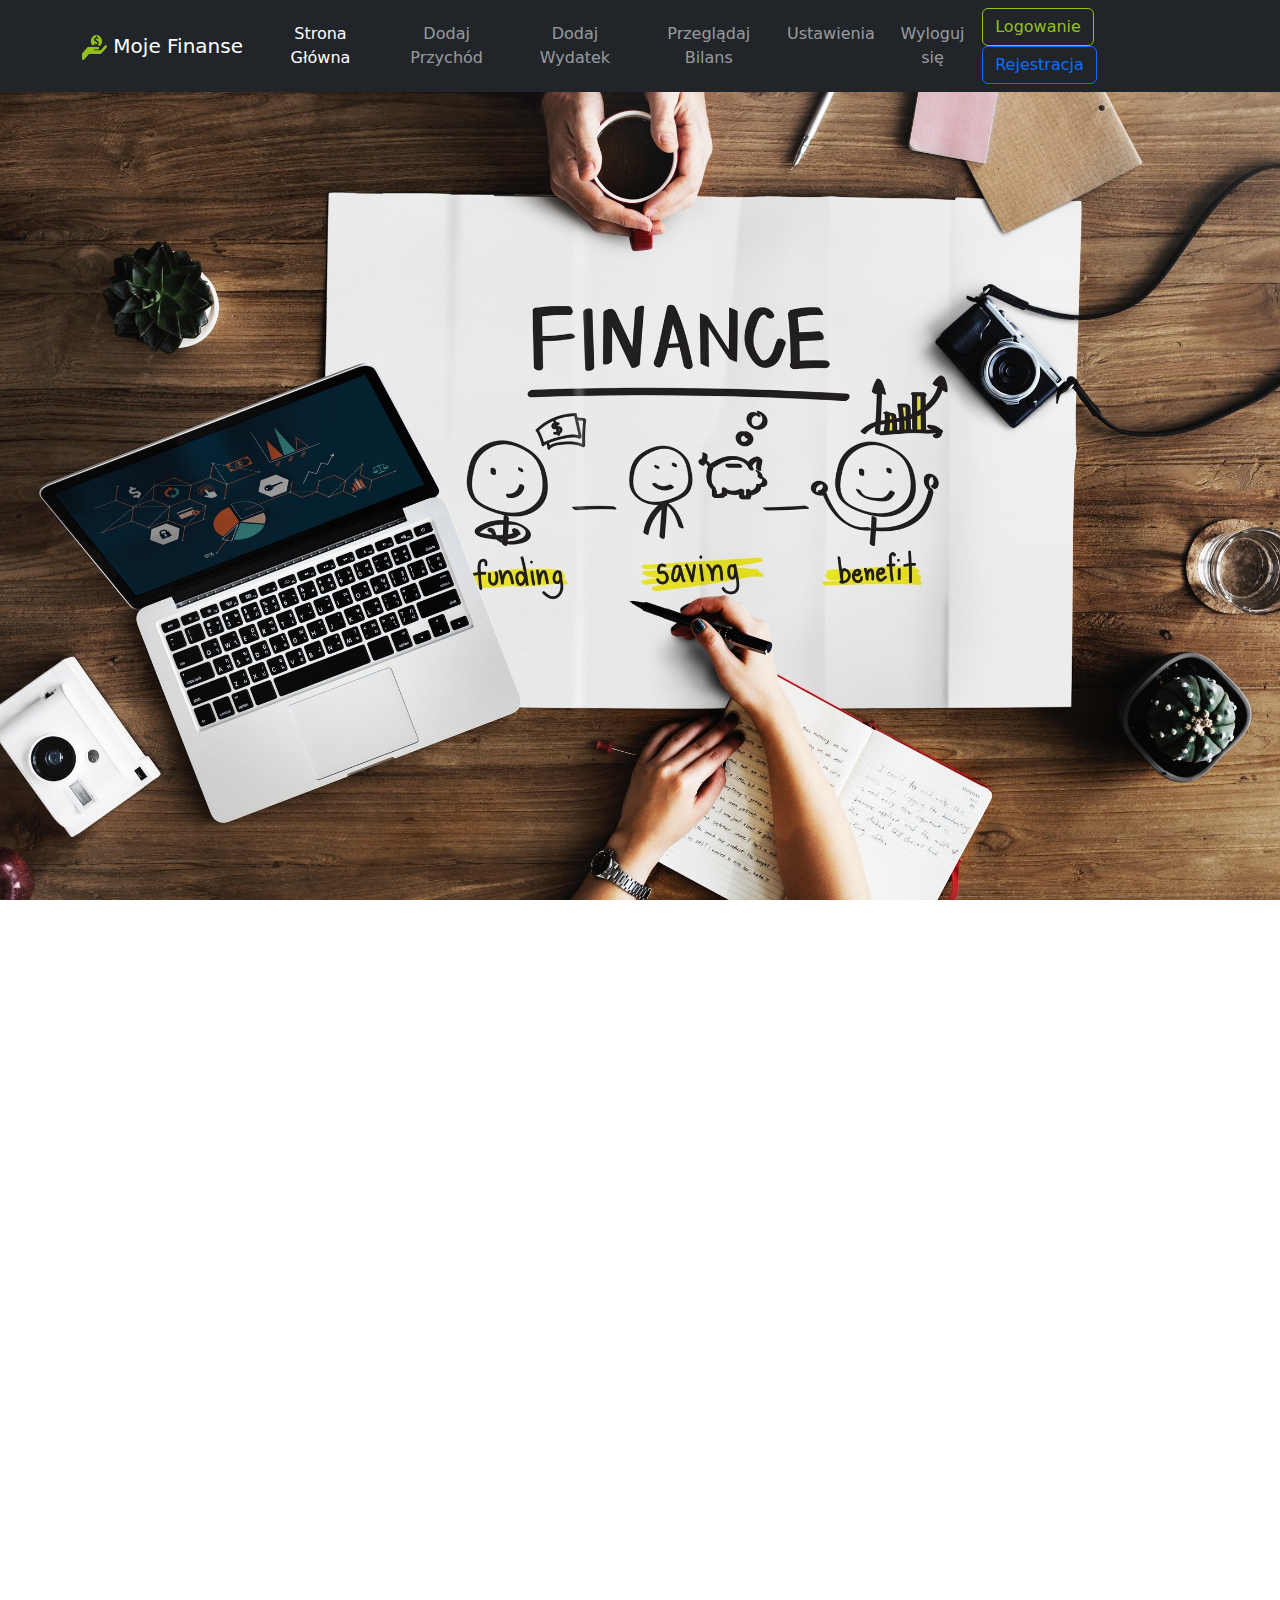
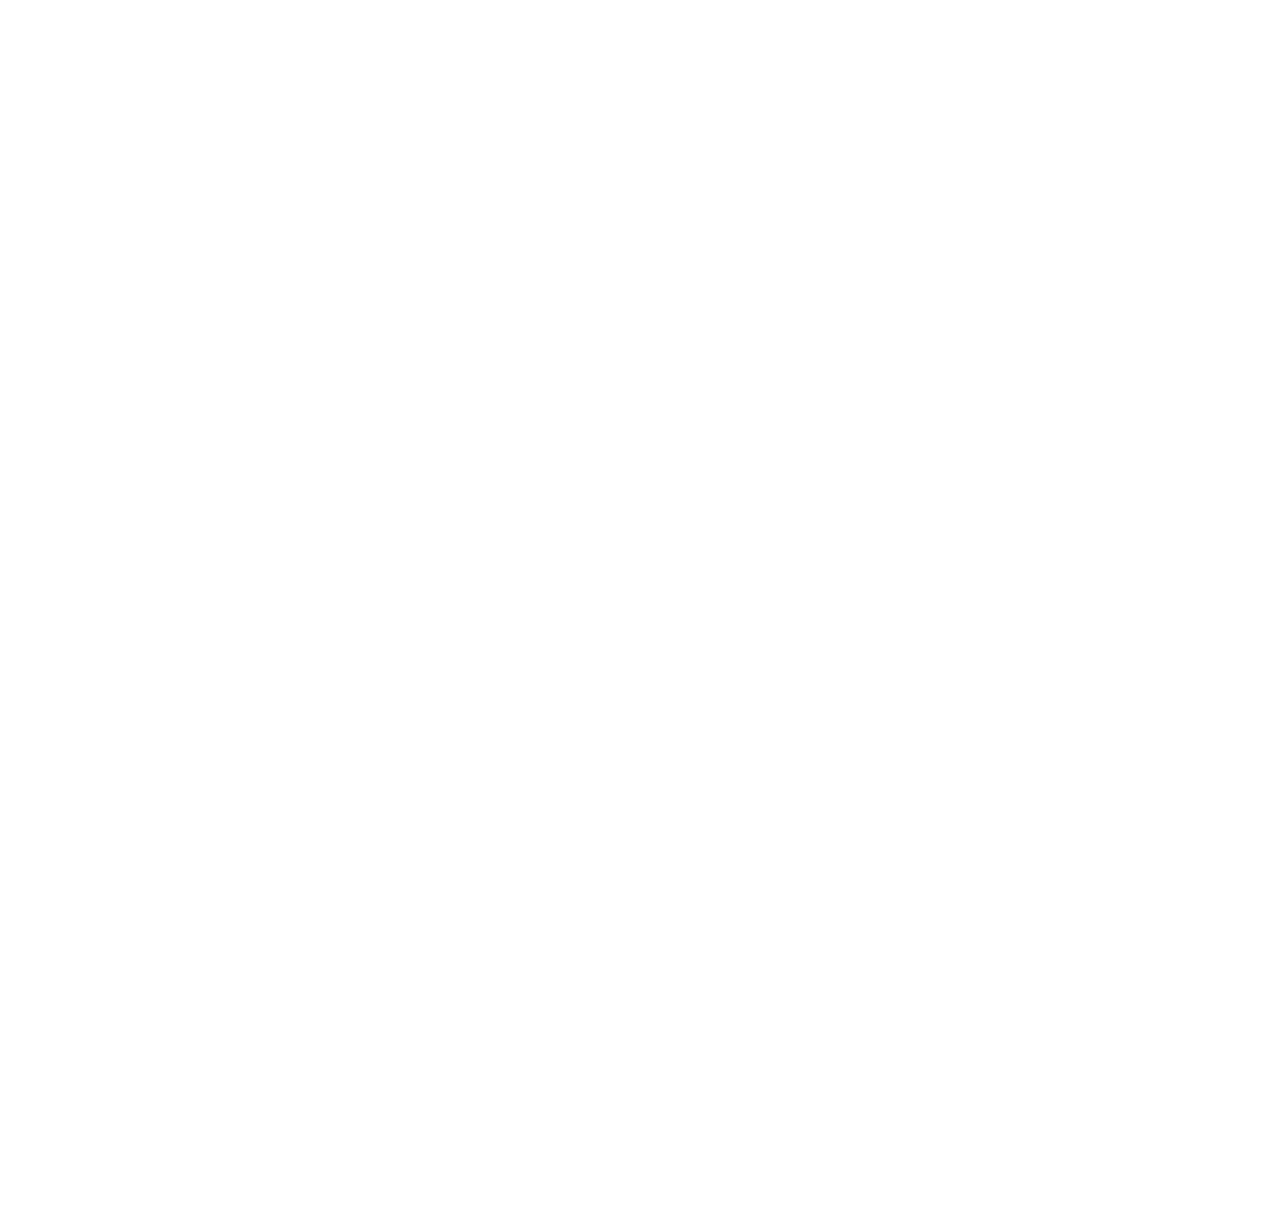
<file: index.html>
<!DOCTYPE html>
<html lang="en">
  <head>
    <meta charset="UTF-8" />
    <meta http-equiv="X-UA-Compatible" content="IE=edge" />
    <meta name="viewport" content="width=device-width, initial-scale=1.0" />
    <title>Moje Finanse</title>

    <link href="./assets/dist/css/bootstrap.min.css" rel="stylesheet" />
    <link href="style.css" rel="stylesheet" />
  </head>
  <body>
    <nav class="navbar navbar-expand-xl navbar-dark fixed-top bg-dark">
      <div class="container-xl">
        <a class="navbar-brand" href="index.html">
          <img src="img/logo.png" />
          Moje Finanse
        </a>
        <button
          class="navbar-toggler"
          type="button"
          data-bs-toggle="collapse"
          data-bs-target="#navbarCollapse"
        >
          <span class="navbar-toggler-icon"></span>
        </button>
        <div class="collapse navbar-collapse" id="navbarCollapse">
          <div class="flex-grow-1"></div>
          <!-- JS links disabled will be changed depends on login user state -->
          <ul class="navbar-nav flex-grow-1 mt-xl-0 mt-1">
            <li class="nav-item m-1 m-xl-0">
              <a class="nav-link active border rounded" href="index.html"
                >Strona Główna</a
              >
            </li>
            <li class="nav-item m-1 m-xl-0">
              <a class="nav-link border rounded" href="add_income.html">Dodaj Przychód</a>
            </li>
            <li class="nav-item m-1 m-xl-0">
              <a class="nav-link border rounded" href="add_outcome.html">Dodaj Wydatek</a>
            </li>
            <li class="nav-item m-1 m-xl-0">
              <a class="nav-link border rounded" href="balance.html">Przeglądaj Bilans</a>
            </li>
            <li class="nav-item m-1 m-xl-0">
              <a class="nav-link border rounded" href="settings.html">Ustawienia</a>
            </li>
            <li class="nav-item m-1 m-xl-0">
              <a class="nav-link border rounded" href="#">Wyloguj się</a>
            </li>
          </ul>
          <!-- JS Buttons in this div will be changed depends on login user state -->
          <div class="flex-grow-2">
            <span class="d-none logged-in-as m-1 m-xl-0">
              Zalogowany jako: Xyzxyzxyzxyz
            </span>
            <a
              class="btn btn-outline-success m-1 m-xl-0 d-block d-xl-inline-block mb-2"
              data-bs-toggle="modal"
              href="#exampleModalToggle"
              role="button"
              >Logowanie</a
            >
            <a
              class="btn btn-outline-primary m-1 m-xl-0 d-block d-xl-inline-block"
              data-bs-toggle="modal"
              href="#exampleModalToggle2"
              role="button"
              >Rejestracja</a
            >
          </div>
        </div>
      </div>
    </nav>

    <main class="container">
      <div class="bg-light px-5 pb-5 pt-4 rounded appear">
        <h1 class="pb-2">Jak mądrze zaplanować wydatki?</h1>
        <p class="lead">
          Niezależnie od tego, jak dużo miesięcznie zarabiasz, jeśli wydajesz
          więcej, to dalej nie masz oszczędności. Dlatego kontrola wydatków jest
          jednym z najważniejszych elementów dobrze zarządzanego budżetu
          domowego. Sprawdź, jak możesz mądrze zaplanować swoje wydatki.
          Stosując się do tych kilku porad, zaoszczędzisz sporo pieniędzy na
          inwestycje.
        </p>
        <p>
          Źle zaplanowany budżet domowy jest jak dziurawy worek piasku. Nie ma
          znaczenia, ile wsypiesz do środka, prędzej, czy później i tak wszystko
          z niego ucieknie. Podobnie jest z Twoimi finansami. Zbyt duża liczba
          wydatków (dziur) spowoduje, że zgromadzone pieniądze znikną. W
          skrajnych przypadkach nie tylko zostaniesz bez środków do życia, ale
          nawet zaczną Ci się gromadzić długi i niespłacone rachunki.
        </p>
        <h2 class="py-2">Dlaczego planowanie wydatków jest tak ważne?</h2>
        <p>
          Wyzwaniem, które stoi przed każdym, kto chce świadomie zarządzać
          wydatkami, jest zalepienie tych dziur.
          <b
            >Czasami oszczędzenie 500 zł miesięcznie przez racjonalne wydawanie
            może być łatwiejsze niż taką samą kwotę zarobić</b
          >. W takim przypadku oszczędzasz nie tylko pieniądze, ale również
          czas, który musiałbyś poświęcić na dodatkowe godziny pracy. Oczywiście
          nic nie stoi na przeszkodzie aby jednocześnie prosić o podwyżkę,
          szukać lepiej płatnej pracy czy nowych klientów w naszym biznesie.
        </p>
        <p>
          To właśnie dlatego, wydatki (a w zasadzie kontrola nad nimi) powinny
          stanowić najważniejszy element budżetu domowego. To od nich należy
          rozpocząć planowanie budżetu.
        </p>
        <h2 class="h5">
          Oto 5 kroków do osiągnięcia sukcesu w planowaniu wydatków:
        </h2>
        <ol>
          <li><a href="#liPos1">Spisz wydatki</a></li>
          <li><a href="#liPos2">Uporządkuj je</a></li>
          <li><a href="#liPos3">Porównaj wydatki z wpływami</a></li>
          <li><a href="#liPos4">Pozbądź się zbędnych kosztów</a></li>
          <li><a href="#liPos5">Zautomatyzuj wydatki</a></li>
        </ol>
        <h2 class="h5">W tym wszystkim pomoże Ci nasza aplikacja!</h2>
      </div>

      <div class="bg-light my-5 p-5 rounded appear">
        <h3 class="py-2" id="liPos1">1. Spisz wydatki</h3>
        <p>
          Aby móc kontrolować wydatki, najpierw trzeba wiedzieć, na co wydajemy
          zarobione pieniądze. Zrób więc listę wydatków, które regularnie
          ponosisz. Najszybciej zrobisz to z pomocą wyciągu z konta bankowego.
          Pamiętaj również, żeby każdemu wydatkowi przypisać odpowiednią
          kategorię. Na przykład wydatki związane z zakupem mleka, pieluch i
          ubranek dla dziecka oznacz po prostu jako wydatki na dziecko.
        </p>
        <p>
          Taką listę planowanych wydatków możesz przygotować na kartce papieru
          lub w arkuszu kalkulacyjnym. Im prościej tym lepiej, więc na początek
          nie będą ci potrzebne zaawansowane aplikacje lub programy komputerowe.
        </p>

        <h3 class="py-2" id="liPos2">2. Uporządkuj je</h3>
        <p>
          Samo podzielenie wydatków na kategorie to za mało. W kolejnym kroku
          musisz je uporządkować.
        </p>
        <p>
          Najważniejszy podział dotyczy tego, które wydatki są stałe, a które
          pojawiają się nieregularnie. Przykładowo czynsz za mieszkanie jest
          wydatkiem stałym, który ponosisz co miesiąc. Z drugiej strony
          ubezpieczenie OC samochodu płaci się tylko raz w roku. Rozbij więc
          wszystkie koszty na dwie kategorie – ponoszone co miesiąc i
          cyklicznie.
        </p>
        <p>
          Następnie prześwietl wydatki pod kątem ich obowiązkowości.
          <b
            >Podziel je na te, które musisz zapłacić (jak czynsz, rata kredytu
            lub opłata za żłobek) oraz te mniej lub nieobowiązkowe</b
          >. W tej drugiej kategorii umieść wydatki związane z opłatami za
          subskrypcje aplikacji, wydatkami na ubrania, czy na przykład rozrywkę.
        </p>

        <h3 class="py-2" id="liPos3">3. Porównaj wydatki z wpływami</h3>
        <p>
          Czy wydatki na poziomie 3 000 złotych miesięcznie to dużo, czy mało?
          Wszystko zależy od tego, jak kształtuje się poziom przychodów.
          <b
            >Dla osoby zarabiającej ponad 10 000 złotych na miesiąc będzie to
            zapewne niewiele, jednak dla osoby pracującej za niewiele ponad
            minimalną krajową będzie to bardzo dużo.</b
          >
        </p>
        <p>
          W tym kroku porównaj wydatki z wpływami. Sprawdź, ile pieniędzy w
          ostatnich miesiącach zostawało w Twojej kieszeni.
        </p>

        <h3 class="py-2" id="liPos4">4. Pozbądź się zbędnych kosztów</h3>
        <p>
          Najmniej przyjemna część planowania budżetu. Pora na pozbycie się
          kilku z nich. Czyszczenie domowego budżetu rozpocznij od wydatków z
          kategorii nieobowiązkowych. Może się bowiem okazać, że od kilku
          miesięcy płacisz abonament za dostęp do aplikacji, z której w ogóle
          nie korzystasz. A może płacisz dużo za przejazdy taksówką lub jedzenie
          na mieście?
        </p>
        <p>
          Po pierwszym wycięciu kosztów ponownie porównaj wydatki z przychodami.
          <b
            >Jeśli dalej kwota, która zostaje w portfelu, nie jest dla Ciebie
            zadowalająca to znak, że pora przyjrzeć się bliżej wydatkom
            obowiązkowym.</b
          >
          Jeśli domowy budżet się nie spina, to może warto pomyśleć o wynajęciu
          tańszego mieszkania lub renegocjacji warunków spłaty kredytu z
          bankiem. Możliwości jest naprawdę sporo.
        </p>

        <h3 class="py-2" id="liPos5">5. Zautomatyzuj wydatki</h3>
        <p>
          O ile wcześniejsze kroki dotyczyły przede wszystkim wydatków, które
          już poniosłeś, o tyle ten etap dotyczy już przyszłości. To etap
          wydawania pieniędzy – istotny krok przy planowaniu budżetu.
        </p>
        <p>
          Skorzystaj z pomocy systemu bankowego. Ustaw w nim automatyczne
          przelewy, którymi opłacisz wydatki obowiązkowe (opłaty za mieszkanie,
          kredyt czy żłobek).
          <b
            >Najlepiej jeśli transakcje będą wychodziły w dniu otrzymania
            wynagrodzenia</b
          >
          – nie pojawią się wówczas wątpliwości, czy lepiej zapłacić teraz czy
          później. Gdy już będziesz mógł sobie na to pozwolić, to samo zrób z
          oszczędzaniem – w myśl zasady „płać najpierw sobie”.
        </p>
        <p>
          Pozostałe wydatki, głównie o charakterze zmiennym wydaj najpierw na
          papierze. Rozpisz więc, ile możesz wydać na jedzenie, ubrania,
          rozrywkę czy drobne przyjemności oraz ile chciałbyś odłożyć na jakiś
          cel w przyszłości (samochód, wakacje itp.). Tak skonstruowany i w
          dużej mierze zautomatyzowany plan wydatków domowych, pomoże Ci lepiej
          kontrolować swój budżet.
        </p>
      </div>
    </main>

    <!-- MODAL 1 - USER LOGIN -->
    <div class="modal fade" id="exampleModalToggle" tabindex="-1">
      <div class="modal-dialog modal-dialog-centered">
        <div class="modal-content">
          <div class="modal-header p-5 pb-4 border-bottom-0">
            <h1 class="fw-bold mb-0 fs-2">Zaloguj się!</h1>
            <button
              type="button"
              class="btn-close"
              data-bs-dismiss="modal"
            ></button>
          </div>
          <div class="modal-body px-5">
            <form class="">
              <div class="form-floating mb-3">
                <input
                  type="email"
                  class="form-control rounded-3"
                  id="floatingInput"
                  placeholder="Adres email"
                />
                <label for="floatingInput">Adres email</label>
              </div>
              <div class="form-floating mb-3">
                <input
                  type="password"
                  class="form-control rounded-3"
                  id="floatingPassword"
                  placeholder="Hasło"
                />
                <label for="floatingPassword">Hasło</label>
              </div>
              <button
                class="w-100 mb-2 btn btn-lg rounded-3 btn-success"
                type="submit"
              >
                Logowanie
              </button>
              <small class="text-muted"
                >Jeżeli, nie posiadasz konta załóż nowe poprzez
                rejestrację</small
              >
              <hr class="my-3" />
            </form>
            <div class="form-floating mb-3">
              <button
                class="w-100 mb-2 btn btn-lg rounded-3 btn-primary"
                data-bs-target="#exampleModalToggle2"
                data-bs-toggle="modal"
                data-bs-dismiss="modal"
              >
                Rejestracja
              </button>
            </div>
          </div>
        </div>
      </div>
    </div>

    <!-- MODAL 2 - NEW USER REGISTRATION -->
    <div class="modal fade" id="exampleModalToggle2" tabindex="-1">
      <div class="modal-dialog modal-dialog-centered">
        <div class="modal-content">
          <div class="modal-header p-5 pb-4 border-bottom-0">
            <h1 class="fw-bold mb-0 fs-2">Zarejestruj się!</h1>
            <button
              type="button"
              class="btn-close"
              data-bs-dismiss="modal"
            ></button>
          </div>
          <div class="modal-body px-5">
            <form class="">
              <div class="form-floating mb-3">
                <input
                  type="text"
                  class="form-control rounded-3"
                  id="floatingInput"
                  placeholder="Imię"
                />
                <label for="floatingInput">Imię</label>
              </div>
              <div class="form-floating mb-3">
                <input
                  type="email"
                  class="form-control rounded-3"
                  id="floatingEmail"
                  placeholder="Adres email"
                />
                <label for="floatingEmail">Adres email</label>
              </div>
              <div class="form-floating mb-3">
                <input
                  type="password"
                  class="form-control rounded-3"
                  id="floatingPassword"
                  placeholder="Hasło"
                />
                <label for="floatingPassword">Hasło</label>
              </div>
              <div class="form-floating mb-3">
                <input
                  type="password"
                  class="form-control rounded-3"
                  id="floatingPassword2"
                  placeholder="Powtórz Hasło"
                />
                <label for="floatingPassword2">Powtórz hasło</label>
              </div>
              <button
                class="w-100 mb-2 btn btn-lg rounded-3 btn-primary"
                type="submit"
              >
                Rejestracja
              </button>
              <small class="text-muted"
                >Jeżeli posiadasz już konto, zaloguj się</small
              >
              <hr class="my-3" />
            </form>
            <div class="form-floating mb-3">
              <button
                class="w-100 mb-2 btn btn-lg rounded-3 btn-success"
                data-bs-target="#exampleModalToggle"
                data-bs-toggle="modal"
                data-bs-dismiss="modal"
              >
                Logowanie
              </button>
            </div>
          </div>
        </div>
      </div>
    </div>

    <script src="./assets/dist/js/bootstrap.bundle.min.js"></script>
  </body>
</html>
</file>
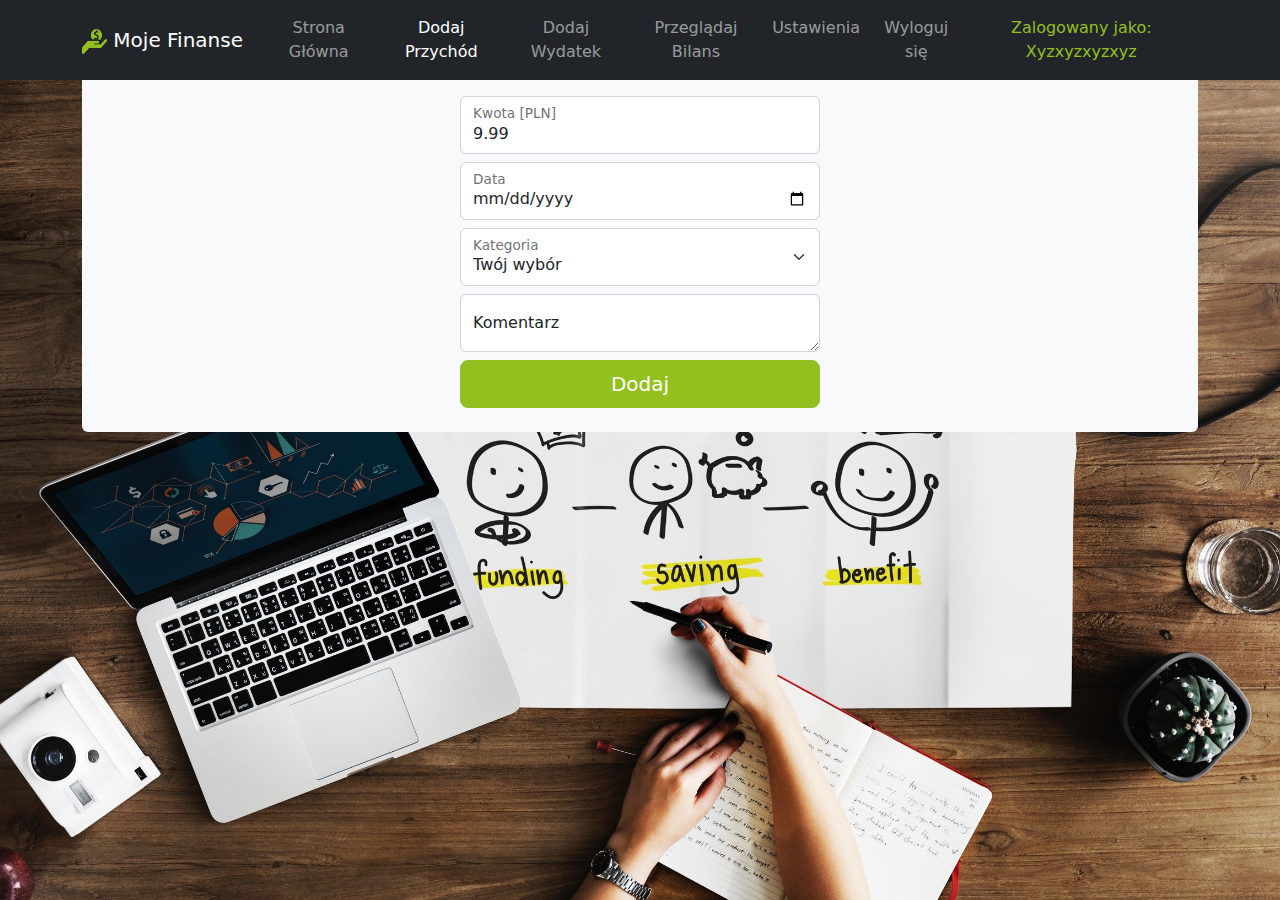
<file: add_income.html>
<!DOCTYPE html>
<html lang="en">
  <head>
    <meta charset="UTF-8" />
    <meta http-equiv="X-UA-Compatible" content="IE=edge" />
    <meta name="viewport" content="width=device-width, initial-scale=1.0" />
    <title>Moje Finanse</title>

    <link href="./assets/dist/css/bootstrap.min.css" rel="stylesheet" />
    <link href="style.css" rel="stylesheet" />
  </head>
  <body>
    <nav class="navbar navbar-expand-xl navbar-dark fixed-top bg-dark">
      <div class="container-xl">
        <a class="navbar-brand" href="index.html">
          <img src="img/logo.png" />
          Moje Finanse
        </a>
        <button
          class="navbar-toggler"
          type="button"
          data-bs-toggle="collapse"
          data-bs-target="#navbarCollapse"
        >
          <span class="navbar-toggler-icon"></span>
        </button>
        <div class="collapse navbar-collapse" id="navbarCollapse">
          <div class="flex-grow-1"></div>
          <!-- JS links disabled will be changed depends on login user state -->
          <ul class="navbar-nav flex-grow-1 mt-xl-0 mt-1">
            <li class="nav-item m-1 m-xl-0">
              <a class="nav-link border rounded" href="index.html">Strona Główna</a>
            </li>
            <li class="nav-item m-1 m-xl-0">
              <a class="nav-link active border rounded" href="add_income.html"
                >Dodaj Przychód</a
              >
            </li>
            <li class="nav-item m-1 m-xl-0">
              <a class="nav-link border rounded" href="add_outcome.html">Dodaj Wydatek</a>
            </li>
            <li class="nav-item m-1 m-xl-0">
              <a class="nav-link border rounded" href="balance.html">Przeglądaj Bilans</a>
            </li>
            <li class="nav-item m-1 m-xl-0">
              <a class="nav-link border rounded" href="settings.html">Ustawienia</a>
            </li>
            <li class="nav-item m-1 m-xl-0">
              <a class="nav-link border rounded" href="#">Wyloguj się</a>
            </li>
          </ul>
          <!-- JS Buttons in this div will be changed depends on login user state -->
          <div class="flex-grow-2">
            <span class="d-block d-xl-inline-block logged-in-as m-1 m-xl-0">
              Zalogowany jako: Xyzxyzxyzxyz
            </span>
          </div>
        </div>
      </div>
    </nav>

    <main class="container">
      <div class="bg-light px-5 py-4 rounded">
        <!-- <h1 class="h3 mb-4 center-block">Wprowadź dane:</h1> -->

        <form>
          <!-- JS use class is-invalid when input validation -->
          <div class="form-floating mb-2 center-block">
            <input
              type="number"
              class="form-control input-width"
              id="floatingInputKwota"
              placeholder="9,99"
              value="9.99"
              step="0.01"
            />
            <label for="floatingInputKwota">Kwota [PLN]</label>
          </div>

          <!-- JS use class is-invalid when input validation -->
          <div class="form-floating mb-2 center-block">
            <input
              type="date"
              class="form-control input-width"
              id="floatingDate"
              placeholder="Data"
            />
            <label for="floatingDate">Data</label>
          </div>

          <!-- JS use class is-invalid when input validation -->
          <div class="form-floating mb-2 center-block">
            <select class="form-select input-width" id="floatingSelect">
              <option selected>Twój wybór</option>
              <option value="1">One</option>
              <option value="2">Two</option>
              <option value="3">Three</option>
            </select>
            <label for="floatingSelect">Kategoria</label>
          </div>

          <div class="form-floating mb-2 center-block">
            <textarea
              class="form-control input-width"
              placeholder="Komentarz"
              id="floatingTextarea"
            ></textarea>
            <label for="floatingTextarea">Komentarz</label>
          </div>

          <button class="w-100 btn btn-lg rounded-3 btn-success input-width center-block" type="submit">
            Dodaj
          </button>
        </form>
      </div>
    </main>

    <script src="./assets/dist/js/bootstrap.bundle.min.js"></script>
  </body>
</html>
</file>
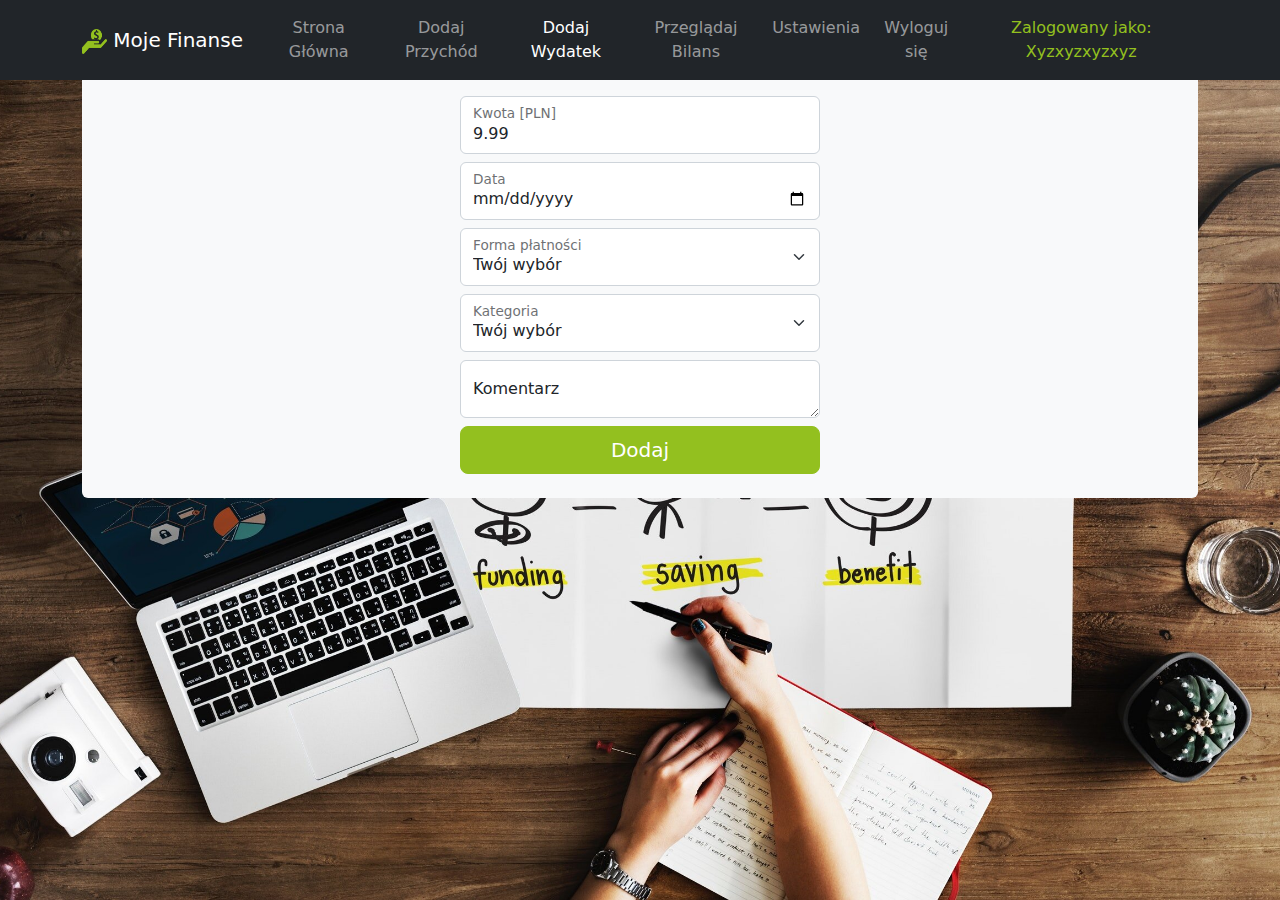
<file: add_outcome.html>
<!DOCTYPE html>
<html lang="en">
  <head>
    <meta charset="UTF-8" />
    <meta http-equiv="X-UA-Compatible" content="IE=edge" />
    <meta name="viewport" content="width=device-width, initial-scale=1.0" />
    <title>Moje Finanse</title>

    <link href="./assets/dist/css/bootstrap.min.css" rel="stylesheet" />
    <link href="style.css" rel="stylesheet" />
  </head>
  <body>
    <nav class="navbar navbar-expand-xl navbar-dark fixed-top bg-dark">
      <div class="container-xl">
        <a class="navbar-brand" href="index.html">
          <img src="img/logo.png" />
          Moje Finanse
        </a>
        <button
          class="navbar-toggler"
          type="button"
          data-bs-toggle="collapse"
          data-bs-target="#navbarCollapse"
        >
          <span class="navbar-toggler-icon"></span>
        </button>
        <div class="collapse navbar-collapse" id="navbarCollapse">
          <div class="flex-grow-1"></div>
          <!-- JS links disabled will be changed depends on login user state -->
          <ul class="navbar-nav flex-grow-1 mt-xl-0 mt-1">
            <li class="nav-item m-1 m-xl-0">
              <a class="nav-link border rounded" href="index.html">Strona Główna</a>
            </li>
            <li class="nav-item m-1 m-xl-0">
              <a class="nav-link border rounded" href="add_income.html"
                >Dodaj Przychód</a
              >
            </li>
            <li class="nav-item m-1 m-xl-0">
              <a class="nav-link border rounded active" href="add_outcome.html">Dodaj Wydatek</a>
            </li>
            <li class="nav-item m-1 m-xl-0">
              <a class="nav-link border rounded" href="balance.html">Przeglądaj Bilans</a>
            </li>
            <li class="nav-item m-1 m-xl-0">
              <a class="nav-link border rounded" href="settings.html">Ustawienia</a>
            </li>
            <li class="nav-item m-1 m-xl-0">
              <a class="nav-link border rounded" href="#">Wyloguj się</a>
            </li>
          </ul>
          <!-- JS Buttons in this div will be changed depends on login user state -->
          <div class="flex-grow-2">
            <span class="d-block d-xl-inline-block logged-in-as m-1 m-xl-0">
              Zalogowany jako: Xyzxyzxyzxyz
            </span>
          </div>
        </div>
      </div>
    </nav>

    <main class="container">
      <div class="bg-light px-5 py-4 rounded">
        <!-- <h1 class="h3 mb-4 center-block">Wprowadź dane:</h1> -->

        <form>
          <!-- JS use class is-invalid when input validation -->
          <div class="form-floating mb-2 center-block">
            <input
              type="number"
              class="form-control input-width"
              id="floatingInputKwota"
              placeholder="9,99"
              value="9.99"
              step="0.01"
            />
            <label for="floatingInputKwota">Kwota [PLN]</label>
          </div>

          <!-- JS use class is-invalid when input validation -->
          <div class="form-floating mb-2 center-block">
            <input
              type="date"
              class="form-control input-width"
              id="floatingDate"
              placeholder="Data"
            />
            <label for="floatingDate">Data</label>
          </div>

          <!-- JS use class is-invalid when input validation -->
          <div class="form-floating mb-2 center-block">
            <select class="form-select input-width" id="floatingSelect">
              <option selected>Twój wybór</option>
              <option value="1">One</option>
              <option value="2">Two</option>
              <option value="3">Three</option>
            </select>
            <label for="floatingSelect">Forma płatności</label>
          </div>

          <!-- JS use class is-invalid when input validation -->
          <div class="form-floating mb-2 center-block">
            <select class="form-select input-width" id="floatingSelect">
              <option selected>Twój wybór</option>
              <option value="1">One</option>
              <option value="2">Two</option>
              <option value="3">Three</option>
            </select>
            <label for="floatingSelect">Kategoria</label>
          </div>

          <div class="form-floating mb-2 center-block">
            <textarea
              class="form-control input-width"
              placeholder="Komentarz"
              id="floatingTextarea"
            ></textarea>
            <label for="floatingTextarea">Komentarz</label>
          </div>

          <button class="w-100 btn btn-lg rounded-3 btn-success input-width center-block" type="submit">
            Dodaj
          </button>
        </form>
      </div>
    </main>

    <script src="./assets/dist/js/bootstrap.bundle.min.js"></script>
  </body>
</html>
</file>
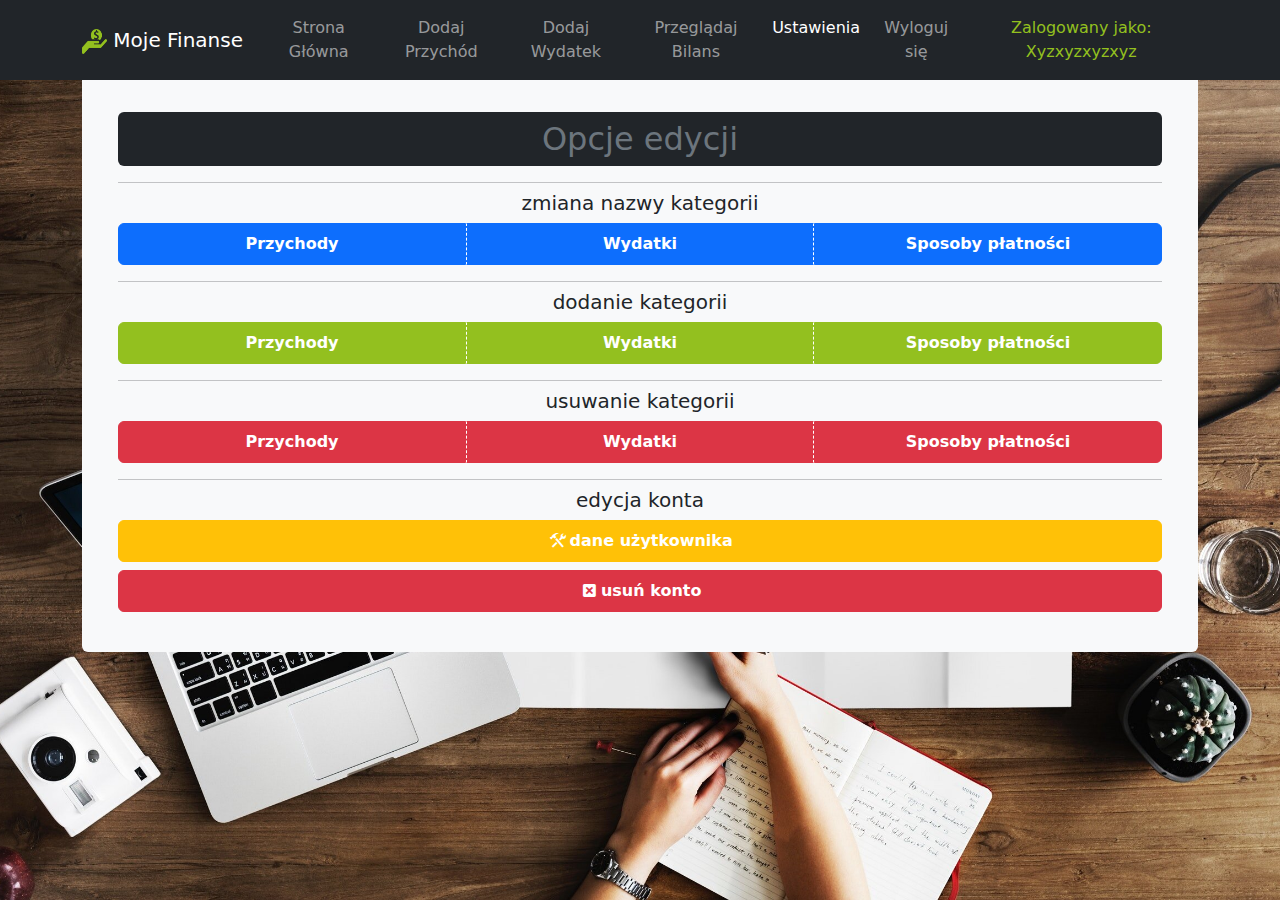
<file: settings.html>
<!DOCTYPE html>
<html lang="en">
  <head>
    <meta charset="UTF-8" />
    <meta http-equiv="X-UA-Compatible" content="IE=edge" />
    <meta name="viewport" content="width=device-width, initial-scale=1.0" />
    <title>Moje Finanse</title>

    <link href="./assets/dist/css/bootstrap.min.css" rel="stylesheet" />
    <link href="./fontello/css/fontello.css" rel="stylesheet" />
    <link href="style.css" rel="stylesheet" />
  </head>
  <body>
    <nav class="navbar navbar-expand-xl navbar-dark fixed-top bg-dark">
      <div class="container-xl">
        <a class="navbar-brand" href="index.html">
          <img src="img/logo.png" />
          Moje Finanse
        </a>
        <button
          class="navbar-toggler"
          type="button"
          data-bs-toggle="collapse"
          data-bs-target="#navbarCollapse"
        >
          <span class="navbar-toggler-icon"></span>
        </button>
        <div class="collapse navbar-collapse" id="navbarCollapse">
          <div class="flex-grow-1"></div>
          <!-- JS links disabled will be changed depends on login user state -->
          <ul class="navbar-nav flex-grow-1 mt-xl-0 mt-1">
            <li class="nav-item m-1 m-xl-0">
              <a class="nav-link border rounded" href="index.html">Strona Główna</a>
            </li>
            <li class="nav-item m-1 m-xl-0">
              <a class="nav-link border rounded" href="add_income.html">Dodaj Przychód</a>
            </li>
            <li class="nav-item m-1 m-xl-0">
              <a class="nav-link border rounded" href="add_outcome.html">Dodaj Wydatek</a>
            </li>
            <li class="nav-item m-1 m-xl-0">
              <a class="nav-link border rounded" href="balance.html">Przeglądaj Bilans</a>
            </li>
            <li class="nav-item m-1 m-xl-0">
              <a class="nav-link border rounded active" href="settings.html">Ustawienia</a>
            </li>
            <li class="nav-item m-1 m-xl-0">
              <a class="nav-link border rounded" href="#">Wyloguj się</a>
            </li>
          </ul>
          <!-- JS Buttons in this div will be changed depends on login user state -->
          <div class="flex-grow-2">
            <span class="d-block d-xl-inline-block logged-in-as m-1 m-xl-0">
              Zalogowany jako: Xyzxyzxyzxyz
            </span>
          </div>
        </div>
      </div>
    </nav>

    <main class="container">
      <div class="bg-light px-5 py-4 mb-5 rounded">
        <div class="row">
          <div
            class="w-100 h2 mb-3 text-center bg-dark rounded text-secondary py-2 mt-3"
          >
            Opcje edycji
          </div>
          <hr class="hr-edit" />
          <div class="w-100 h5 mb-2 text-center">zmiana nazwy kategorii</div>
          <div class="row mb-3 row-edit">
            <div
              class="col-12 col-md-4 btn btn-primary py-2 btn-edit-first fw-bold"
              href="#modalChgCatNameIncomes"
              data-bs-toggle="modal"
            >
              Przychody
            </div>
            <div
              class="col-12 col-md-4 btn btn-primary py-2 btn-edit-mid fw-bold"
              href="#modalChgCatNameOutcomes"
              data-bs-toggle="modal"
            >
              Wydatki
            </div>
            <div
              class="col-12 col-md-4 btn btn-primary py-2 btn-edit-last fw-bold"
              href="#modalChgCatNamePayment"
              data-bs-toggle="modal"
            >
              Sposoby płatności
            </div>
          </div>
          <hr class="hr-edit" />
          <div class="w-100 h5 mb-2 text-center">dodanie kategorii</div>
          <div class="row mb-3 row-edit">
            <div
              class="col-12 col-md-4 btn btn-success py-2 btn-edit-first fw-bold"
              href="#modalAddCatNameIncomes"
              data-bs-toggle="modal"
            >
              Przychody
            </div>
            <div
              class="col-12 col-md-4 btn btn-success py-2 btn-edit-mid fw-bold"
              href="#modalAddCatNameOutcomes"
              data-bs-toggle="modal"
            >
              Wydatki
            </div>
            <div
              class="col-12 col-md-4 btn btn-success py-2 btn-edit-last fw-bold"
              href="#modalAddCatNamePayment"
              data-bs-toggle="modal"
            >
              Sposoby płatności
            </div>
          </div>
          <hr class="hr-edit" />
          <div class="w-100 h5 mb-2 text-center">usuwanie kategorii</div>
          <div class="row mb-3 row-edit">
            <div
              class="col-12 col-md-4 btn btn-danger py-2 btn-edit-first fw-bold"
              href="#modalRemCatNameIncomes"
              data-bs-toggle="modal"
            >
              Przychody
            </div>
            <div
              class="col-12 col-md-4 btn btn-danger py-2 btn-edit-mid fw-bold"
              href="#modalRemCatNameOutcomes"
              data-bs-toggle="modal"
            >
              Wydatki
            </div>
            <div
              class="col-12 col-md-4 btn btn-danger py-2 btn-edit-last fw-bold"
              href="#modalRemCatNamePayment"
              data-bs-toggle="modal"
            >
              Sposoby płatności
            </div>
          </div>
          <hr class="hr-edit" />
          <div class="w-100 h5 mb-2 text-center">edycja konta</div>
          <div class="row mb-3 row-edit">
            <div
              class="col-12 btn btn-warning text-white py-2 mb-2 fw-bold"
              href="#modalEditAccount"
              data-bs-toggle="modal"
            >
              <i class="icon-tools"></i>dane użytkownika
            </div>
            <div
              class="col-12 btn btn-danger py-2 fw-bold"
              href="#modalRemAccount"
              data-bs-toggle="modal"
            >
              <i class="icon-cancel-squared"></i>usuń konto
            </div>
          </div>
        </div>
      </div>
    </main>

    <!-- change category name incomes -->
    <div class="modal fade" id="modalChgCatNameIncomes" tabindex="-1">
      <div class="modal-dialog modal-dialog-centered">
        <div class="modal-content">
          <div class="modal-header p-5 pb-4 border-bottom-0">
            <h1 class="fw-bold mb-0 fs-2">Edycja nazwy kategorii</h1>
            <button
              type="button"
              class="btn-close"
              data-bs-dismiss="modal"
            ></button>
          </div>

          <div class="modal-body p-5 pt-0">
            <form class="">
              <div class="form-floating mb-3">
                <select
                  class="form-select"
                  id="floatingSelectChgCatNameIncomes"
                >
                  <option selected>Wybierz kategorię</option>
                  <option value="1">One</option>
                  <option value="2">Two</option>
                  <option value="3">Three</option>
                </select>
                <label for="floatingSelectChgCatNameIncomes"
                  >Kategoria przychodów</label
                >
              </div>
              <div class="form-floating mb-3">
                <input
                  type="text"
                  class="form-control rounded-3"
                  id="floatingChgCatNameIncomes"
                  placeholder="Nowa nazwa kategorii"
                />
                <label for="floatingChgCatNameIncomes"
                  >Nowa nazwa kategorii przychodów</label
                >
              </div>
              <button
                class="w-100 mb-2 btn btn-lg rounded-3 btn-primary"
                type="submit"
              >
                Zmień
              </button>
            </form>
          </div>
        </div>
      </div>
    </div>

    <!-- change category name outcomes -->
    <div class="modal fade" id="modalChgCatNameOutcomes" tabindex="-1">
      <div class="modal-dialog modal-dialog-centered">
        <div class="modal-content">
          <div class="modal-header p-5 pb-4 border-bottom-0">
            <h1 class="fw-bold mb-0 fs-2">Edycja nazwy kategorii</h1>
            <button
              type="button"
              class="btn-close"
              data-bs-dismiss="modal"
            ></button>
          </div>

          <div class="modal-body p-5 pt-0">
            <form class="">
              <div class="form-floating mb-3">
                <select
                  class="form-select"
                  id="floatingSelectChgCatNameOutcomes"
                >
                  <option selected>Wybierz kategorię</option>
                  <option value="1">One</option>
                  <option value="2">Two</option>
                  <option value="3">Three</option>
                </select>
                <label for="floatingSelectChgCatNameOutcomes"
                  >Kategoria wydatków</label
                >
              </div>
              <div class="form-floating mb-3">
                <input
                  type="text"
                  class="form-control rounded-3"
                  id="floatingChgCatNameOutcomes"
                  placeholder="Nowa nazwa kategorii"
                />
                <label for="floatingChgCatNameOutcomes"
                  >Nowa nazwa kategorii wydatków</label
                >
              </div>
              <button
                class="w-100 mb-2 btn btn-lg rounded-3 btn-primary"
                type="submit"
              >
                Zmień
              </button>
            </form>
          </div>
        </div>
      </div>
    </div>

    <!-- change category name payment -->
    <div class="modal fade" id="modalChgCatNamePayment" tabindex="-1">
      <div class="modal-dialog modal-dialog-centered">
        <div class="modal-content">
          <div class="modal-header p-5 pb-4 border-bottom-0">
            <h1 class="fw-bold mb-0 fs-2">Edycja nazwy kategorii</h1>
            <button
              type="button"
              class="btn-close"
              data-bs-dismiss="modal"
            ></button>
          </div>

          <div class="modal-body p-5 pt-0">
            <form class="">
              <div class="form-floating mb-3">
                <select
                  class="form-select"
                  id="floatingSelectChgCatNamePayment"
                >
                  <option selected>Wybierz kategorię</option>
                  <option value="1">One</option>
                  <option value="2">Two</option>
                  <option value="3">Three</option>
                </select>
                <label for="floatingSelectChgCatNamePayment"
                  >Kategoria sposobów płatności</label
                >
              </div>
              <div class="form-floating mb-3">
                <input
                  type="text"
                  class="form-control rounded-3"
                  id="floatingChgCatNamePayment"
                  placeholder="Nowa nazwa kategorii"
                />
                <label for="floatingChgCatNamePayment"
                  >Nowa nazwa kategorii płatności</label
                >
              </div>
              <button
                class="w-100 mb-2 btn btn-lg rounded-3 btn-primary"
                type="submit"
              >
                Zmień
              </button>
            </form>
          </div>
        </div>
      </div>
    </div>

    <!-- add category name incomes -->
    <div class="modal fade" id="modalAddCatNameIncomes" tabindex="-1">
      <div class="modal-dialog modal-dialog-centered">
        <div class="modal-content">
          <div class="modal-header p-5 pb-4 border-bottom-0">
            <h1 class="fw-bold mb-0 fs-2">Dodawanie kategorii</h1>
            <button
              type="button"
              class="btn-close"
              data-bs-dismiss="modal"
            ></button>
          </div>

          <div class="modal-body p-5 pt-0">
            <form class="">
              <div class="form-floating mb-3">
                <input
                  type="text"
                  class="form-control rounded-3"
                  id="floatingAddCatNameIncomes"
                  placeholder="Nazwa kategorii"
                />
                <label for="floatingAddCatNameIncomes"
                  >Nazwa kategorii przychodów</label
                >
              </div>
              <button
                class="w-100 mb-2 btn btn-lg rounded-3 btn-success"
                type="submit"
              >
                Dodaj
              </button>
            </form>
          </div>
        </div>
      </div>
    </div>

    <!-- add category name outcomes -->
    <div class="modal fade" id="modalAddCatNameOutcomes" tabindex="-1">
      <div class="modal-dialog modal-dialog-centered">
        <div class="modal-content">
          <div class="modal-header p-5 pb-4 border-bottom-0">
            <h1 class="fw-bold mb-0 fs-2">Dodawanie kategorii</h1>
            <button
              type="button"
              class="btn-close"
              data-bs-dismiss="modal"
            ></button>
          </div>

          <div class="modal-body p-5 pt-0">
            <form class="">
              <div class="form-floating mb-3">
                <input
                  type="text"
                  class="form-control rounded-3"
                  id="floatingAddCatNameOutcomes"
                  placeholder="Nazwa kategorii"
                />
                <label for="floatingAddCatNameOutcomes"
                  >Nazwa kategorii wydatków</label
                >
              </div>
              <button
                class="w-100 mb-2 btn btn-lg rounded-3 btn-success"
                type="submit"
              >
                Dodaj
              </button>
            </form>
          </div>
        </div>
      </div>
    </div>

    <!-- add category name payment -->
    <div class="modal fade" id="modalAddCatNamePayment" tabindex="-1">
      <div class="modal-dialog modal-dialog-centered">
        <div class="modal-content">
          <div class="modal-header p-5 pb-4 border-bottom-0">
            <h1 class="fw-bold mb-0 fs-2">Dodawanie kategorii</h1>
            <button
              type="button"
              class="btn-close"
              data-bs-dismiss="modal"
            ></button>
          </div>

          <div class="modal-body p-5 pt-0">
            <form class="">
              <div class="form-floating mb-3">
                <input
                  type="text"
                  class="form-control rounded-3"
                  id="floatingAddCatNamePayment"
                  placeholder="Nazwa kategorii"
                />
                <label for="floatingAddCatNamePayment"
                  >Nazwa kategorii sposobów płatności</label
                >
              </div>
              <button
                class="w-100 mb-2 btn btn-lg rounded-3 btn-success"
                type="submit"
              >
                Dodaj
              </button>
            </form>
          </div>
        </div>
      </div>
    </div>

    <!-- remove category name incomes -->
    <div class="modal fade" id="modalRemCatNameIncomes" tabindex="-1">
      <div class="modal-dialog modal-dialog-centered">
        <div class="modal-content">
          <div class="modal-header p-5 pb-4 border-bottom-0">
            <h1 class="fw-bold mb-0 fs-2 w-100">Usuwanie kategorii</h1>
            <button
              type="button"
              class="btn-close"
              data-bs-dismiss="modal"
            ></button>
          </div>

          <div class="modal-body p-5 pt-0">
            <form class="">
              <div class="form-floating mb-3">
                <select
                  class="form-select"
                  id="floatingSelectRemCatNameIncomes"
                >
                  <option selected>Wybierz kategorię</option>
                  <option value="1">One</option>
                  <option value="2">Two</option>
                  <option value="3">Three</option>
                </select>
                <label for="floatingSelectRemCatNameIncomes"
                  >Kategoria przychodów</label
                >
              </div>
              <button
                class="w-100 mb-2 btn btn-lg rounded-3 btn-danger"
                type="submit"
              >
                Usuń
              </button>
            </form>
          </div>
        </div>
      </div>
    </div>

    <!-- remove category name outcomes -->
    <div class="modal fade" id="modalRemCatNameOutcomes" tabindex="-1">
      <div class="modal-dialog modal-dialog-centered">
        <div class="modal-content">
          <div class="modal-header p-5 pb-4 border-bottom-0">
            <h1 class="fw-bold mb-0 fs-2 w-100">Usuwanie kategorii</h1>
            <button
              type="button"
              class="btn-close"
              data-bs-dismiss="modal"
            ></button>
          </div>

          <div class="modal-body p-5 pt-0">
            <form class="">
              <div class="form-floating mb-3">
                <select
                  class="form-select"
                  id="floatingSelectRemCatNameOutcomes"
                >
                  <option selected>Wybierz kategorię</option>
                  <option value="1">One</option>
                  <option value="2">Two</option>
                  <option value="3">Three</option>
                </select>
                <label for="floatingSelectRemCatNameOutcomes"
                  >Kategoria wydatków</label
                >
              </div>
              <button
                class="w-100 mb-2 btn btn-lg rounded-3 btn-danger"
                type="submit"
              >
                Usuń
              </button>
            </form>
          </div>
        </div>
      </div>
    </div>

    <!-- remove category name payment -->
    <div class="modal fade" id="modalRemCatNamePayment" tabindex="-1">
      <div class="modal-dialog modal-dialog-centered">
        <div class="modal-content">
          <div class="modal-header p-5 pb-4 border-bottom-0">
            <h1 class="fw-bold mb-0 fs-2 w-100">Usuwanie kategorii</h1>
            <button
              type="button"
              class="btn-close"
              data-bs-dismiss="modal"
            ></button>
          </div>

          <div class="modal-body p-5 pt-0">
            <form class="">
              <div class="form-floating mb-3">
                <select
                  class="form-select"
                  id="floatingSelectRemCatNamePayment"
                >
                  <option selected>Wybierz kategorię</option>
                  <option value="1">One</option>
                  <option value="2">Two</option>
                  <option value="3">Three</option>
                </select>
                <label for="floatingSelectRemCatNamePayment"
                  >Kategoria sposobów płatności</label
                >
              </div>
              <button
                class="w-100 mb-2 btn btn-lg rounded-3 btn-danger"
                type="submit"
              >
                Usuń
              </button>
            </form>
          </div>
        </div>
      </div>
    </div>

    <!-- edit account -->
    <div class="modal fade" id="modalEditAccount" tabindex="-1">
      <div class="modal-dialog modal-dialog-centered">
        <div class="modal-content">
          <div class="modal-header p-5 pb-4 border-bottom-0">
            <h1 class="fw-bold mb-0 fs-2">Edycja konta</h1>
            <button
              type="button"
              class="btn-close"
              data-bs-dismiss="modal"
            ></button>
          </div>

          <div class="modal-body p-5 pt-0">
            <form class="">
              <small class="text-muted"
                >Podaj nowe dane, tylko te, które chcesz zmienić. <br />
                Pozostałe pozostaw puste</small
              >
              <hr />
              <div class="form-floating mb-3">
                <input
                  type="text"
                  class="form-control rounded-3"
                  id="floatingName"
                  placeholder="Zmień imię"
                />
                <label for="floatingName">Podaj nowe imię</label>
              </div>
              <div class="form-floating mb-3">
                <input
                  type="email"
                  class="form-control rounded-3"
                  id="floatingEmail"
                  placeholder="Zmień email"
                />
                <label for="floatingEmail">Podaj nowy email</label>
              </div>
              <div class="form-floating mb-3">
                <input
                  type="text"
                  class="form-control rounded-3"
                  id="floatingPasswordChg"
                  placeholder="Zmień hasło"
                />
                <label for="floatingPasswordChg">Podaj nowe hasło</label>
              </div>
              <div class="form-floating mb-3">
                <input
                  type="text"
                  class="form-control rounded-3"
                  id="floatingPasswordChg2"
                  placeholder="Powtórz nowe hasło"
                />
                <label for="floatingPasswordChg2">Powtórz nowe hasło</label>
              </div>

              <button
                class="w-100 mb-2 btn btn-lg rounded-3 btn-warning text-white"
                type="submit"
              >
                Dokonaj zmian
              </button>
            </form>
          </div>
        </div>
      </div>
    </div>

    <!-- remove category name payment -->
    <div class="modal fade" id="modalRemAccount" tabindex="-1">
      <div class="modal-dialog modal-dialog-centered">
        <div class="modal-content">
          <div class="modal-header p-5 pb-4 border-bottom-0">
            <h1 class="fw-bold mb-0 fs-2 w-100">Usuwanie Konta</h1>
            <button
              type="button"
              class="btn-close"
              data-bs-dismiss="modal"
            ></button>
          </div>

          <div class="modal-body p-5 pt-0">
            <form class="">
              <div class="w-100 my-5"></div>
              <button
                class="w-100 mb-2 mt-5 btn btn-lg rounded-3 btn-danger"
                type="submit"
              >
                Usuń Konto
              </button>
            </form>
          </div>
        </div>
      </div>
    </div>

    <script src="./assets/dist/js/bootstrap.bundle.min.js"></script>
  </body>
</html>
</file>
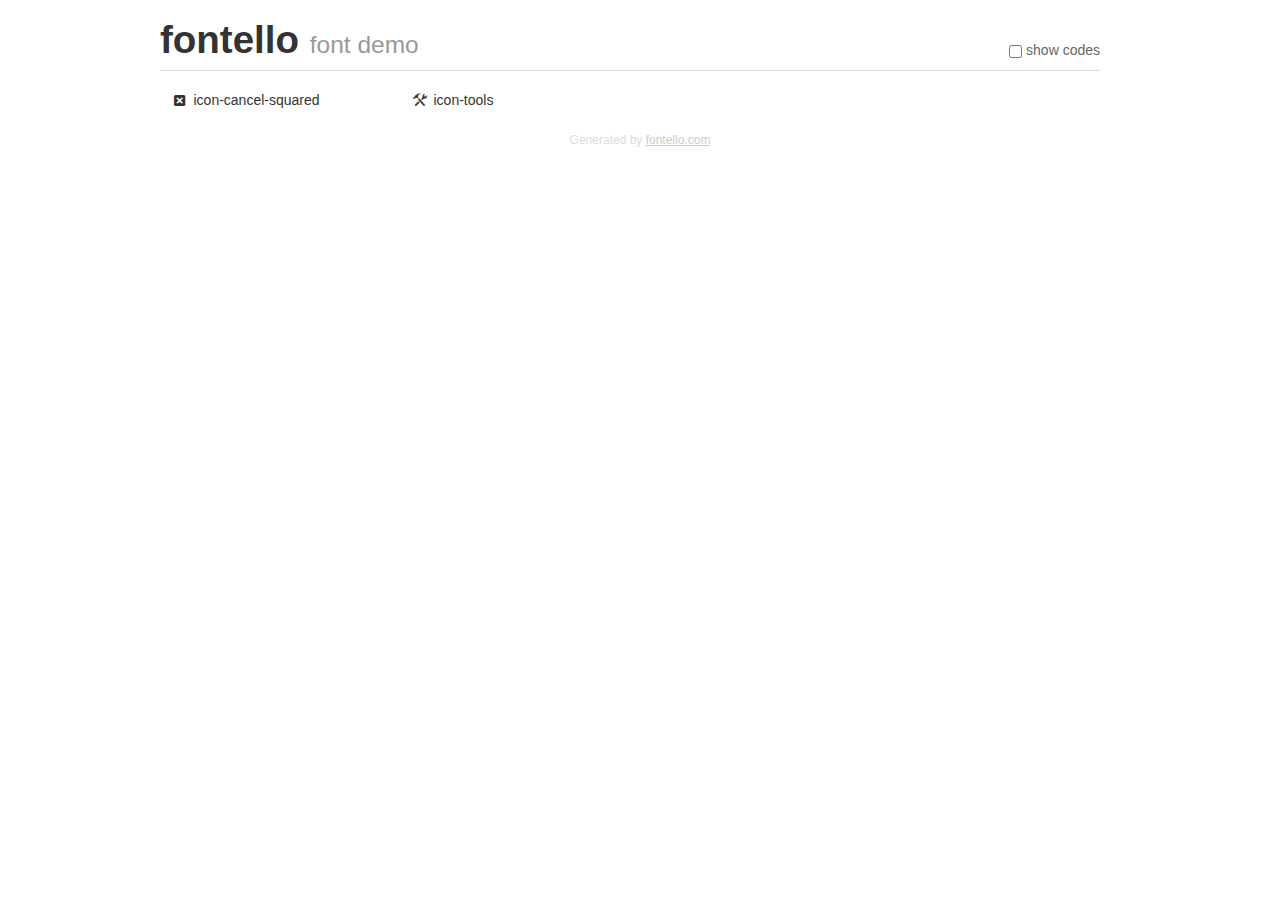
<file: fontello/demo.html>
<!DOCTYPE html>
<html>
  <head>
  <!--[if lt IE 9]><script language="javascript" type="text/javascript" src="//html5shim.googlecode.com/svn/trunk/html5.js"></script><![endif]-->
  <meta charset="UTF-8">
  <style>
    html {
      font-size: 100%;
      -webkit-text-size-adjust: 100%;
      -ms-text-size-adjust: 100%;
    }
    a:focus {
      outline: thin dotted #333;
      outline: 5px auto -webkit-focus-ring-color;
      outline-offset: -2px;
    }
    a:hover,
    a:active {
      outline: 0;
    }
    input {
      margin: 0;
      font-size: 100%;
      vertical-align: middle;
      *overflow: visible;
      line-height: normal;
    }
    input::-moz-focus-inner {
      padding: 0;
      border: 0;
    }
    body {
      margin: 0;
      font-family: "Helvetica Neue", Helvetica, Arial, sans-serif;
      font-size: 14px;
      line-height: 20px;
      color: #333;
      background-color: #fff;
    }
    a {
      color: #08c;
      text-decoration: none;
    }
    a:hover {
      color: #005580;
      text-decoration: underline;
    }
    .row {
      margin-left: -20px;
      *zoom: 1;
    }
    .row:before,
    .row:after {
      display: table;
      content: "";
      line-height: 0;
    }
    .row:after {
      clear: both;
    }
    .span3 {
      float: left;
      min-height: 1px;
      margin-left: 20px;
      width: 220px;
    }
    .container {
      width: 940px;
      margin-right: auto;
      margin-left: auto;
      *zoom: 1;
    }
    .container:before,
    .container:after {
      display: table;
      content: "";
      line-height: 0;
    }
    .container:after {
      clear: both;
    }
    small {
      font-size: 85%;
    }
    h1 {
      margin: 10px 0;
      font-family: inherit;
      font-weight: bold;
      line-height: 20px;
      color: inherit;
      text-rendering: optimizelegibility;
      line-height: 40px;
      font-size: 38.5px;
    }
    h1 small {
      font-weight: normal;
      line-height: 1;
      color: #999;
      font-size: 24.5px;
    }

    body {
      margin-top: 90px;
    }
    .header {
      position: fixed;
      top: 0;
      left: 50%;
      margin-left: -480px;
      background-color: #fff;
      border-bottom: 1px solid #ddd;
      padding-top: 10px;
      z-index: 10;
    }
    .footer {
      color: #ddd;
      font-size: 12px;
      text-align: center;
      margin-top: 20px;
    }
    .footer a {
      color: #ccc;
      text-decoration: underline;
    }
    .the-icons {
      font-size: 14px;
      line-height: 24px;
    }
    .switch {
      position: absolute;
      right: 0;
      bottom: 10px;
      color: #666;
    }
    .switch input {
      margin-right: 0.3em;
    }
    .codesOn .i-name {
      display: none;
    }
    .codesOn .i-code {
      display: inline;
    }
    .i-code {
      display: none;
    }
    @font-face {
      font-family: 'fontello';
      src: url('./font/fontello.eot?7636847');
      src: url('./font/fontello.eot?7636847#iefix') format('embedded-opentype'),
           url('./font/fontello.woff?7636847') format('woff'),
           url('./font/fontello.ttf?7636847') format('truetype'),
           url('./font/fontello.svg?7636847#fontello') format('svg');
      font-weight: normal;
      font-style: normal;
    }
    .demo-icon {
      font-family: "fontello";
      font-style: normal;
      font-weight: normal;
      speak: never;
     
      display: inline-block;
      text-decoration: inherit;
      width: 1em;
      margin-right: .2em;
      text-align: center;
      /* opacity: .8; */
     
      /* For safety - reset parent styles, that can break glyph codes*/
      font-variant: normal;
      text-transform: none;
     
      /* fix buttons height, for twitter bootstrap */
      line-height: 1em;
     
      /* Animation center compensation - margins should be symmetric */
      /* remove if not needed */
      margin-left: .2em;
     
      /* You can be more comfortable with increased icons size */
      /* font-size: 120%; */
     
      /* Font smoothing. That was taken from TWBS */
      -webkit-font-smoothing: antialiased;
      -moz-osx-font-smoothing: grayscale;
     
      /* Uncomment for 3D effect */
      /* text-shadow: 1px 1px 1px rgba(127, 127, 127, 0.3); */
    }
    </style>
    <link rel="stylesheet" href="css/animation.css"><!--[if IE 7]><link rel="stylesheet" href="css/" + font.fontname + "-ie7.css"><![endif]-->
    <script>
      function toggleCodes(on) {
        var obj = document.getElementById('icons');
      
        if (on) {
          obj.className += ' codesOn';
        } else {
          obj.className = obj.className.replace(' codesOn', '');
        }
      }
    </script>
  </head>
  <body>
    <div class="container header">
      <h1>fontello <small>font demo</small></h1>
      <label class="switch">
        <input type="checkbox" onclick="toggleCodes(this.checked)">show codes
      </label>
    </div>
    <div class="container" id="icons">
      <div class="row">
        <div class="span3" title="Code: 0xe800">
          <i class="demo-icon icon-cancel-squared">&#xe800;</i> <span class="i-name">icon-cancel-squared</span><span class="i-code">0xe800</span>
        </div>
        <div class="span3" title="Code: 0xe801">
          <i class="demo-icon icon-tools">&#xe801;</i> <span class="i-name">icon-tools</span><span class="i-code">0xe801</span>
        </div>
      </div>
    </div>
    <div class="container footer">Generated by <a href="https://fontello.com">fontello.com</a></div>
  </body>
</html>
</file>
<file: style.css>
body {
  /* min-height: 75rem; */
  padding-top: 4.5rem;

  background: url("img/tlo.jpg") no-repeat center center fixed;
  -webkit-background-size: cover;
  -moz-background-size: cover;
  -o-background-size: cover;
  background-size: cover;
}

.navbar-brand > img {
  width: 25px;
  height: 25px;
}

.logged-in-as {
  color: #93c01f;
  text-align: center;
}

.btn.btn-outline-success {
  color: #93c01f;
  border-color: #93c01f;
}
.btn.btn-outline-success:hover {
  color: white;
  border-color: #93c01f;
  background-color: #93c01f;
}
.btn.btn-outline-success.active,
.btn.btn-outline-success:active {
  color: white;
  border-color: #93c01f;
  background-color: #93c01f;
}

.nav-item,
.btn.btn-outline-success,
.btn.btn-outline-primary {
  text-align: center;
  max-width: 100%;
}

@media (min-width: 1200px) {
  .border {
    border: hidden !important;
  }
}

.btn.btn-success {
  color: white;
  background-color: #93c01f;
  border-color: #93c01f;
}
.btn.btn-success:hover {
  color: white;
  border-color: #82b00e;
  background-color: #82b00e;
}
.btn.btn-success.active,
.btn.btn-success:active {
  color: white;
  border-color: #71a00d;
  background-color: #71a00d;
}

ol > li {
  font-size: 20px;
  font-weight: 500;
  min-height: 35px;
}

ol > li > a:link {
  color: black;
  text-decoration: none;
}

ol > li > a:visited {
  color: black;
  text-decoration: none;
}

ol > li > a:hover {
  color: #93c01f;
  text-decoration: underline;
}

ol > li > a:active {
  color: black;
  text-decoration: none;
}

p {
  line-height: 200%;
}

@keyframes opacityChangeOnPageLoad {
  0% {
    opacity: 0;
  }
  100% {
    opacity: 1;
  }
}

.container > .appear {
  opacity: 0;
}

.appear {
  animation: 0.8s ease-in 1.5s 1 opacityChangeOnPageLoad;
  /* animation 100% remain after animation finish */
  animation-fill-mode: forwards;
}

.input-width {
  min-width: 360px;
  max-width: 360px;
}

.center-block {
  display: table; /* Instead of display:block */
  margin-left: auto;
  margin-right: auto;
}

.balance_plus {
  color: #93c01f;
}

.table-responsive {
  width: 100%;
}

.hr-edit {
  margin-bottom: 8px;
}

@media (min-width: 768px) {
  .btn.btn-edit-first {
    border-top-right-radius: 0;
    border-bottom-right-radius: 0;
  }

  .btn.btn-edit-mid {
    border-radius: 0;
    border-left: 1px dashed #fff;
    border-right: 1px dashed #fff;
  }

  .btn.btn-edit-last {
    border-top-left-radius: 0;
    border-bottom-left-radius: 0;
  }

}

@media (max-width: 767px) {
  .btn.btn-edit-first {
    border-bottom-left-radius: 0;
    border-bottom-right-radius: 0;
  }

  .btn.btn-edit-mid {
    border-radius: 0;
    border-top: 1px dashed #fff;
    border-bottom: 1px dashed #fff;
  }

  .btn.btn-edit-last {
    border-top-left-radius: 0;
    border-top-right-radius: 0;
  }
}

.row.row-edit {
  padding-left: 0;
  padding-right: 0;
  margin-left: 0;
  margin-right: 0;
}
</file>
<file: fontello/css/fontello.css>
@font-face {
  font-family: 'fontello';
  src: url('../font/fontello.eot?53336434');
  src: url('../font/fontello.eot?53336434#iefix') format('embedded-opentype'),
       url('../font/fontello.woff2?53336434') format('woff2'),
       url('../font/fontello.woff?53336434') format('woff'),
       url('../font/fontello.ttf?53336434') format('truetype'),
       url('../font/fontello.svg?53336434#fontello') format('svg');
  font-weight: normal;
  font-style: normal;
}
/* Chrome hack: SVG is rendered more smooth in Windozze. 100% magic, uncomment if you need it. */
/* Note, that will break hinting! In other OS-es font will be not as sharp as it could be */
/*
@media screen and (-webkit-min-device-pixel-ratio:0) {
  @font-face {
    font-family: 'fontello';
    src: url('../font/fontello.svg?53336434#fontello') format('svg');
  }
}
*/
[class^="icon-"]:before, [class*=" icon-"]:before {
  font-family: "fontello";
  font-style: normal;
  font-weight: normal;
  speak: never;

  display: inline-block;
  text-decoration: inherit;
  width: 1em;
  margin-right: .2em;
  text-align: center;
  /* opacity: .8; */

  /* For safety - reset parent styles, that can break glyph codes*/
  font-variant: normal;
  text-transform: none;

  /* fix buttons height, for twitter bootstrap */
  line-height: 1em;

  /* Animation center compensation - margins should be symmetric */
  /* remove if not needed */
  margin-left: .2em;

  /* you can be more comfortable with increased icons size */
  /* font-size: 120%; */

  /* Font smoothing. That was taken from TWBS */
  -webkit-font-smoothing: antialiased;
  -moz-osx-font-smoothing: grayscale;

  /* Uncomment for 3D effect */
  /* text-shadow: 1px 1px 1px rgba(127, 127, 127, 0.3); */
}

.icon-cancel-squared:before { content: '\e800'; } /* '' */
.icon-tools:before { content: '\e801'; } /* '' */
</file>
<file: fontello/css/animation.css>
/*
   Animation example, for spinners
*/
.animate-spin {
  -moz-animation: spin 2s infinite linear;
  -o-animation: spin 2s infinite linear;
  -webkit-animation: spin 2s infinite linear;
  animation: spin 2s infinite linear;
  display: inline-block;
}
@-moz-keyframes spin {
  0% {
    -moz-transform: rotate(0deg);
    -o-transform: rotate(0deg);
    -webkit-transform: rotate(0deg);
    transform: rotate(0deg);
  }

  100% {
    -moz-transform: rotate(359deg);
    -o-transform: rotate(359deg);
    -webkit-transform: rotate(359deg);
    transform: rotate(359deg);
  }
}
@-webkit-keyframes spin {
  0% {
    -moz-transform: rotate(0deg);
    -o-transform: rotate(0deg);
    -webkit-transform: rotate(0deg);
    transform: rotate(0deg);
  }

  100% {
    -moz-transform: rotate(359deg);
    -o-transform: rotate(359deg);
    -webkit-transform: rotate(359deg);
    transform: rotate(359deg);
  }
}
@-o-keyframes spin {
  0% {
    -moz-transform: rotate(0deg);
    -o-transform: rotate(0deg);
    -webkit-transform: rotate(0deg);
    transform: rotate(0deg);
  }

  100% {
    -moz-transform: rotate(359deg);
    -o-transform: rotate(359deg);
    -webkit-transform: rotate(359deg);
    transform: rotate(359deg);
  }
}
@-ms-keyframes spin {
  0% {
    -moz-transform: rotate(0deg);
    -o-transform: rotate(0deg);
    -webkit-transform: rotate(0deg);
    transform: rotate(0deg);
  }

  100% {
    -moz-transform: rotate(359deg);
    -o-transform: rotate(359deg);
    -webkit-transform: rotate(359deg);
    transform: rotate(359deg);
  }
}
@keyframes spin {
  0% {
    -moz-transform: rotate(0deg);
    -o-transform: rotate(0deg);
    -webkit-transform: rotate(0deg);
    transform: rotate(0deg);
  }

  100% {
    -moz-transform: rotate(359deg);
    -o-transform: rotate(359deg);
    -webkit-transform: rotate(359deg);
    transform: rotate(359deg);
  }
}
</file>
